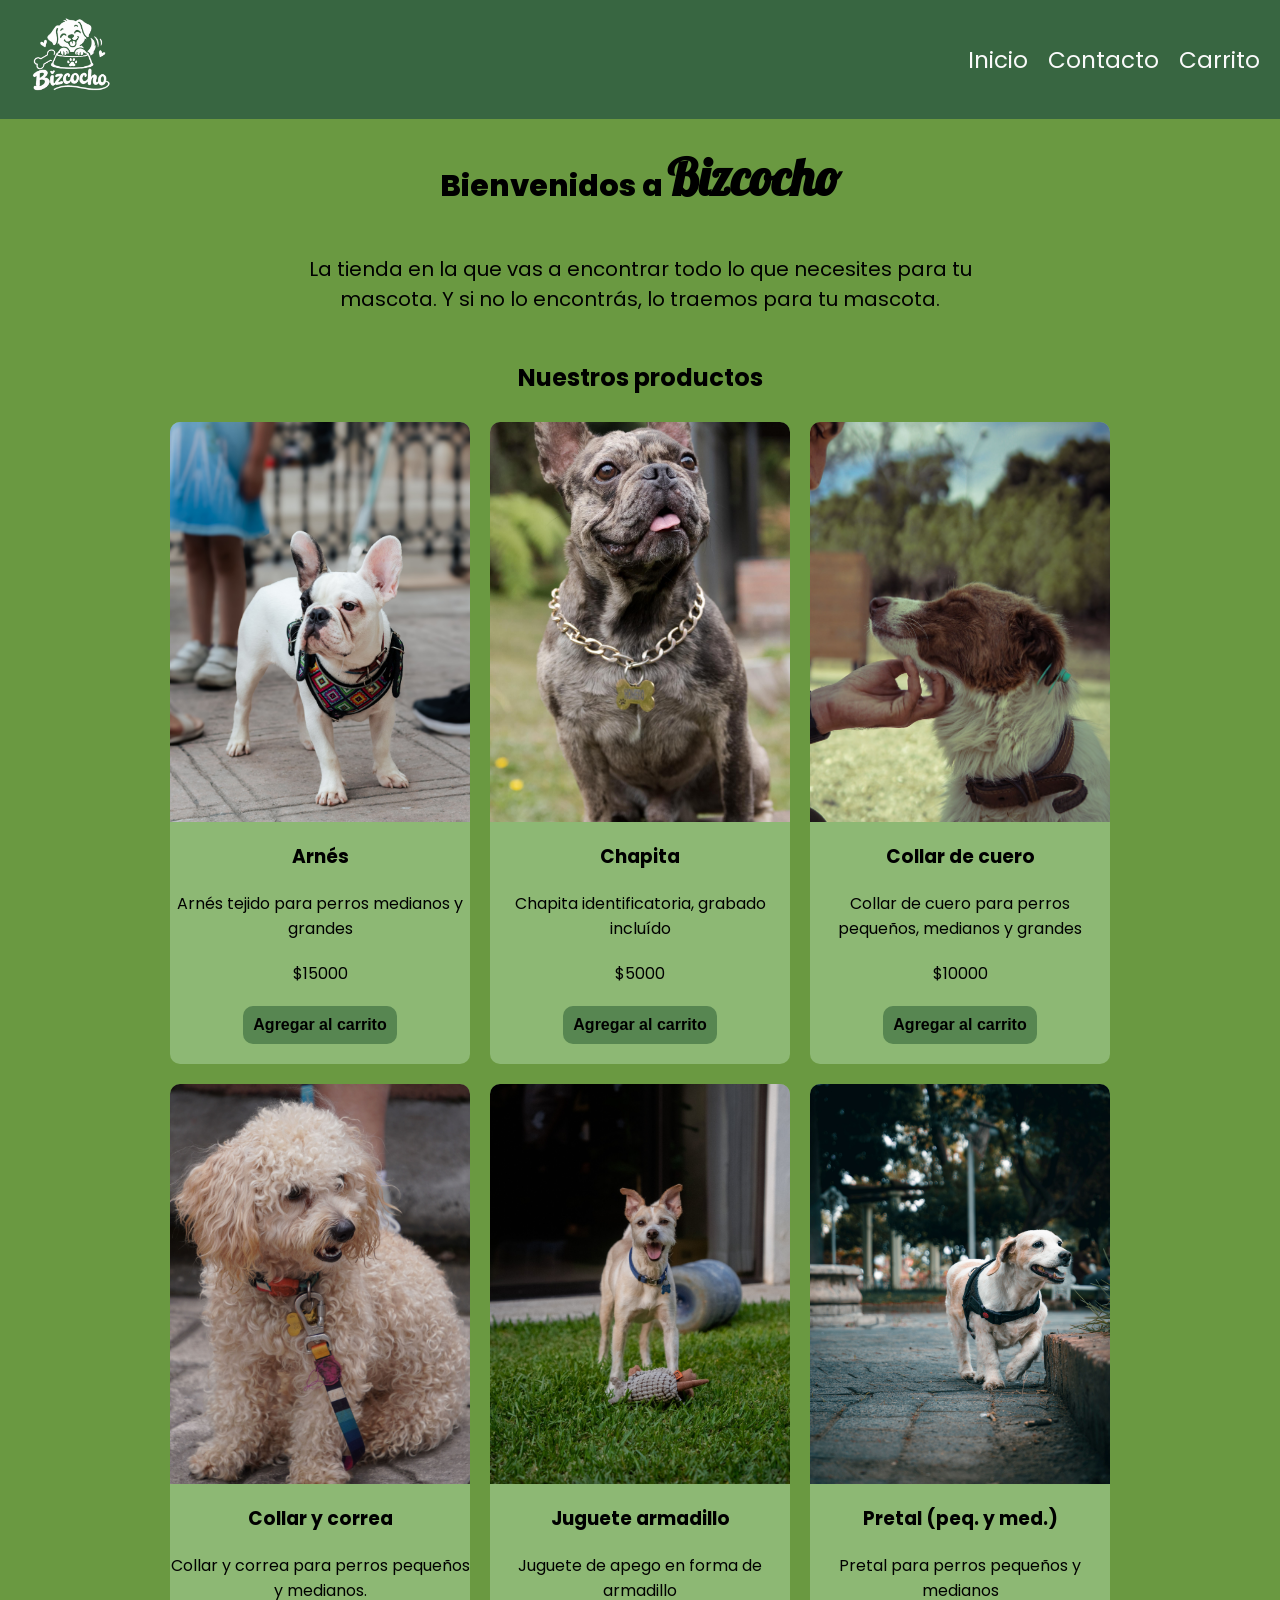
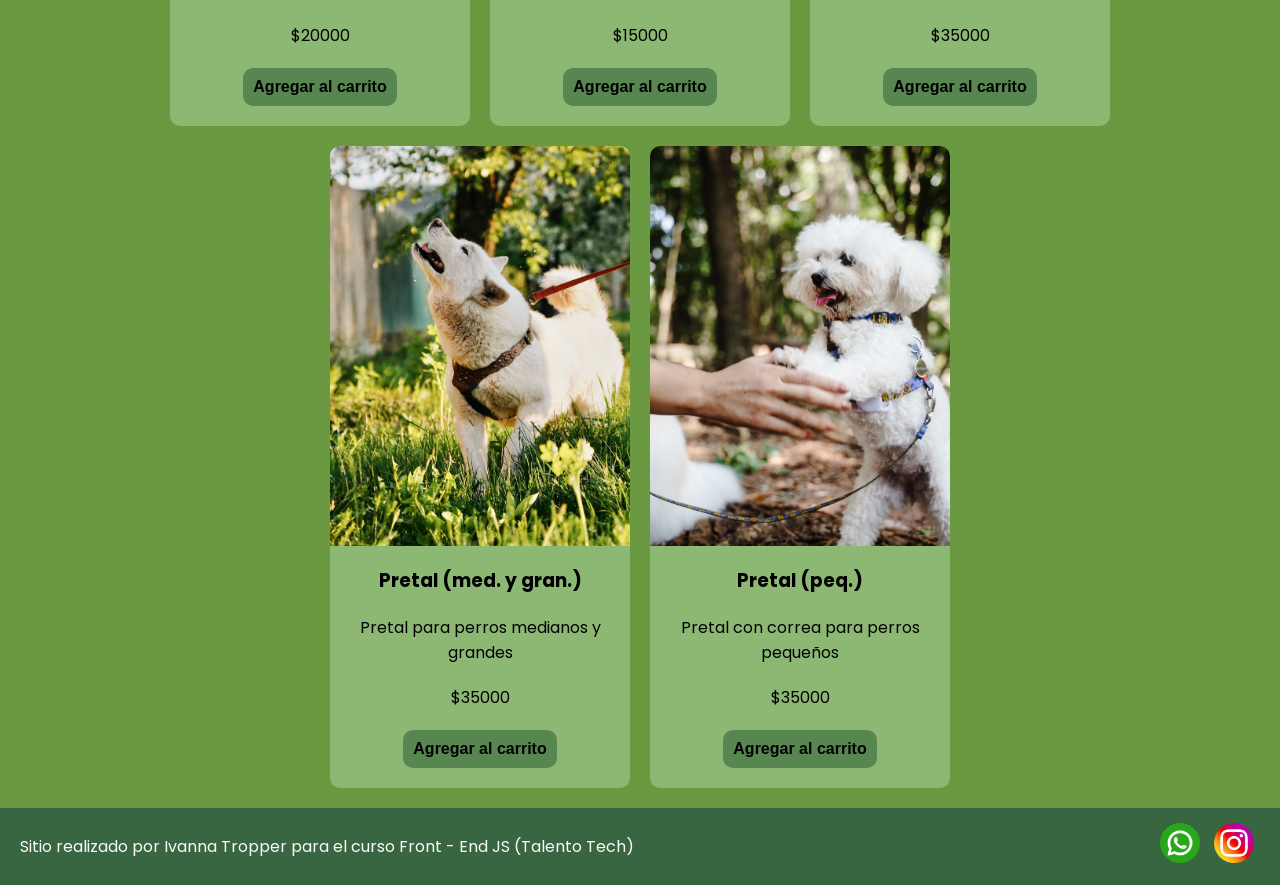
<file: index.html>
<!doctype html>
<html lang="en">
  <head>
    <meta charset="UTF-8" />
    <meta name="viewport" content="width=device-width, initial-scale=1.0" />

    <link rel="preconnect" href="https://fonts.googleapis.com" />
    <link rel="preconnect" href="https://fonts.gstatic.com" crossorigin />
    <link
      href="https://fonts.googleapis.com/css2?family=Lobster&family=Poppins:ital,wght@0,100;0,200;0,300;0,400;0,500;0,600;0,700;0,800;0,900;1,100;1,200;1,300;1,400;1,500;1,600;1,700;1,800;1,900&display=swap"
      rel="stylesheet"
    />
    <link rel="stylesheet" href="./css/styles.css" />
    <title>Pre-entrega: C26236-Tropper</title>
  </head>
  <body>
    <header>
      <div class="div-logo">
        <a class="logo" href="./index.html"
          ><img src="./img/bizcochosinfondo.png" alt="logo" width="90px"
        /></a>
      </div>
      <nav class="header-nav">
        <ul>
          <li><a href="./index.html">Inicio</a></li>
          <li><a href="./pages/contacto.html">Contacto</a></li>
          <li><a href="./pages/carrito.html">Carrito</a></li>
        </ul>
      </nav>
    </header>
    <main>
      <section class="inicio">
        <div>
          <ul class="ul-bienvenida">
            <li><h1>Bienvenidos a</h1></li>
            <li class="bienvenida">Bizcocho</li>
          </ul>
        </div>
        <p class="parrafo">
          La tienda en la que vas a encontrar todo lo que necesites para tu
          mascota. Y si no lo encontrás, lo traemos para tu mascota.
        </p>
      </section>

      <section>
        <h2 class="titulo-productos text-dark">Nuestros productos</h2>
        <div class="contenedor-tarjetas">
          <article class="card text-dark">
            <img src="./img/arnes.jpg" alt="imagen arnes" />
            <h3>Arnés</h3>
            <p>Arnés tejido para perros medianos y grandes</p>
            <p>$15000</p>
            <button class="btn bg-primary text-dark">Agregar al carrito</button>
          </article>

          <article class="card text-dark">
            <img src="./img/chapita.jpg" alt="imagen chapita" />
            <h3>Chapita</h3>
            <p>Chapita identificatoria, grabado incluído</p>
            <p>$5000</p>
            <button class="btn bg-primary text-dark">Agregar al carrito</button>
          </article>

          <article class="card text-dark">
            <img src="./img/collar.jpg" alt="imagen collar" />
            <h3>Collar de cuero</h3>
            <p class="texto-tarjetas">
              Collar de cuero para perros pequeños, medianos y grandes
            </p>
            <p>$10000</p>
            <button class="btn bg-primary text-dark">Agregar al carrito</button>
          </article>

          <article class="card text-dark">
            <img src="./img/collarycorrea.jpg" alt="imagen collarycorrea" />
            <h3>Collar y correa</h3>
            <p>Collar y correa para perros pequeños y medianos.</p>
            <p>$20000</p>
            <button class="btn bg-primary text-dark">Agregar al carrito</button>
          </article>

          <article class="card text-dark">
            <img src="./img/juguete1.jpg" alt="imagen juguete1" />
            <h3>Juguete armadillo</h3>
            <p>Juguete de apego en forma de armadillo</p>
            <p>$15000</p>
            <button class="btn bg-primary text-dark">Agregar al carrito</button>
          </article>

          <article class="card text-dark">
            <img src="./img/pretal.jpg" alt="imagen pretal" />
            <h3>Pretal (peq. y med.)</h3>
            <p>Pretal para perros pequeños y medianos</p>
            <p>$35000</p>
            <button class="btn bg-primary text-dark">Agregar al carrito</button>
          </article>

          <article class="card text-dark">
            <img src="./img/pretal2.jpg" alt="imagen pretal2" />
            <h3>Pretal (med. y gran.)</h3>
            <p>Pretal para perros medianos y grandes</p>
            <p>$35000</p>
            <button class="btn bg-primary text-dark">Agregar al carrito</button>
          </article>

          <article class="card text-dark">
            <img src="./img/pretalycorrea.jpg" alt="imagen pretalycorrea" />
            <h3>Pretal (peq.)</h3>
            <p>Pretal con correa para perros pequeños</p>
            <p>$35000</p>
            <button class="btn bg-primary text-dark">Agregar al carrito</button>
          </article>
        </div>
      </section>
    </main>

    <footer>
      <p>
        Sitio realizado por Ivanna Tropper para el curso Front - End JS (Talento
        Tech)
      </p>
      <nav class="footer-nav">
        <ul class="footer-list">
          <li>
            <img src="./img/whatsapp.png" alt="logo whatsapp" />
            <img src="./img/social.png" alt="logo instagram" />
          </li>
        </ul>
      </nav>
    </footer>
  </body>
</html>
</file>
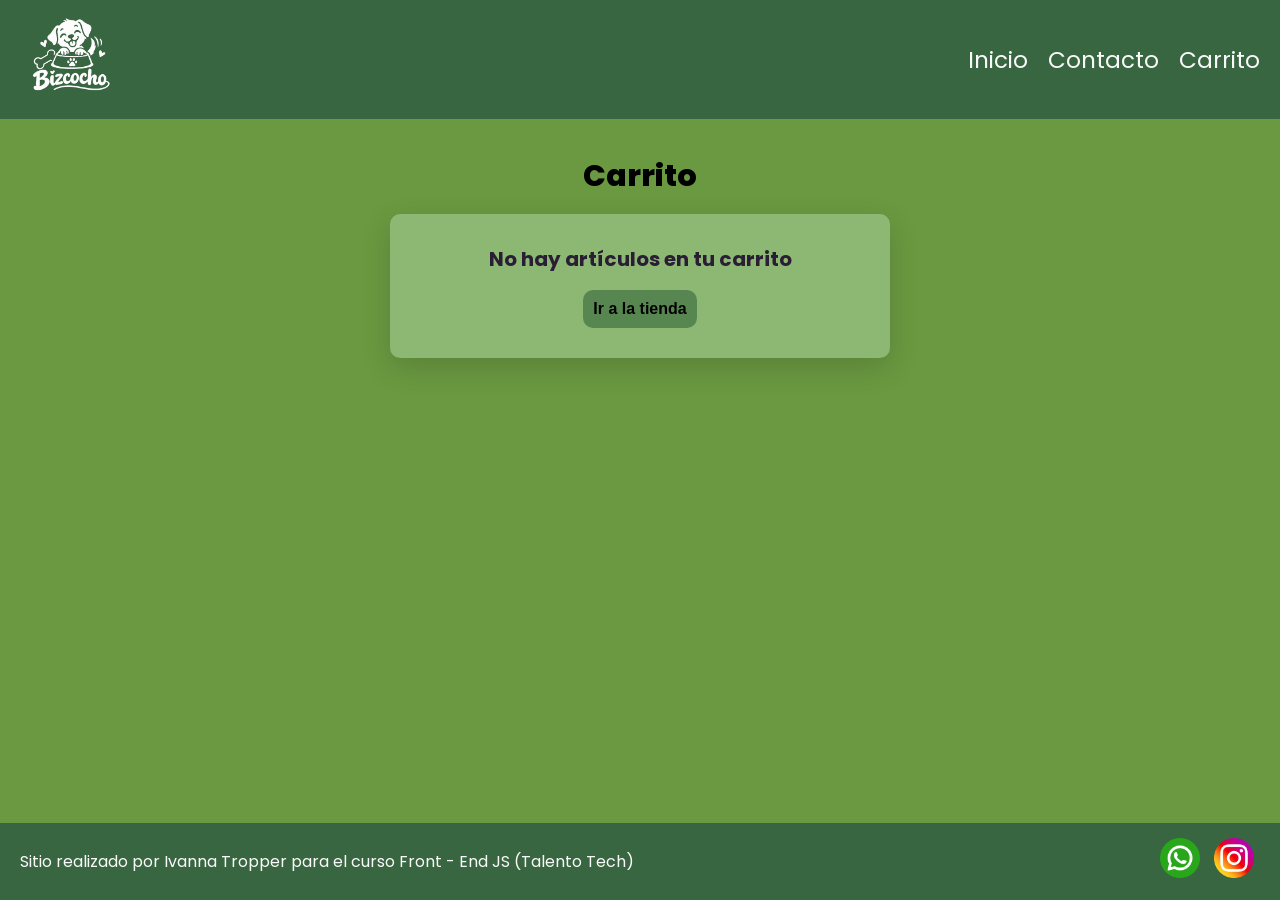
<file: pages/carrito.html>
<!doctype html>
<html lang="en">
  <head>
    <meta charset="UTF-8" />
    <meta name="viewport" content="width=device-width, initial-scale=1.0" />

    <link rel="preconnect" href="https://fonts.googleapis.com" />
    <link rel="preconnect" href="https://fonts.gstatic.com" crossorigin />
    <link
      href="https://fonts.googleapis.com/css2?family=Lobster&family=Poppins:ital,wght@0,100;0,200;0,300;0,400;0,500;0,600;0,700;0,800;0,900;1,100;1,200;1,300;1,400;1,500;1,600;1,700;1,800;1,900&display=swap"
      rel="stylesheet"
    />
    <link rel="stylesheet" href="../css/styles.css" />
    <title>Pre-entrega: C26236-Tropper</title>
  </head>
  <body>
    <header>
      <div class="div-logo">
        <a class="logo" href="../index.html"
          ><img src="../img/bizcochosinfondo.png" alt="logo" width="90px"
        /></a>
      </div>
      <nav class="header-nav">
        <ul>
          <li><a href="../index.html">Inicio</a></li>
          <li><a href="./contacto.html">Contacto</a></li>
          <li><a href="./carrito.html">Carrito</a></li>
        </ul>
      </nav>
    </header>
    <main>
      <section class="pages">
        <h1 class="titulo-pages text-dark">Carrito</h1>
        <div class="div-pages">
          <p class="p-carrito">No hay artículos en tu carrito</p>

          <button class="btn bg-primary">
            <a href="../index.html">Ir a la tienda</a>
          </button>
        </div>
      </section>
    </main>

    <footer>
      <p>
        Sitio realizado por Ivanna Tropper para el curso Front - End JS (Talento
        Tech)
      </p>
      <nav class="footer-nav">
        <ul class="footer-list">
          <li>
            <img src="../img/whatsapp.png" alt="logo whatsapp" />
            <img src="../img/social.png" alt="logo instagram" />
          </li>
        </ul>
      </nav>
    </footer>
  </body>
</html>
</file>
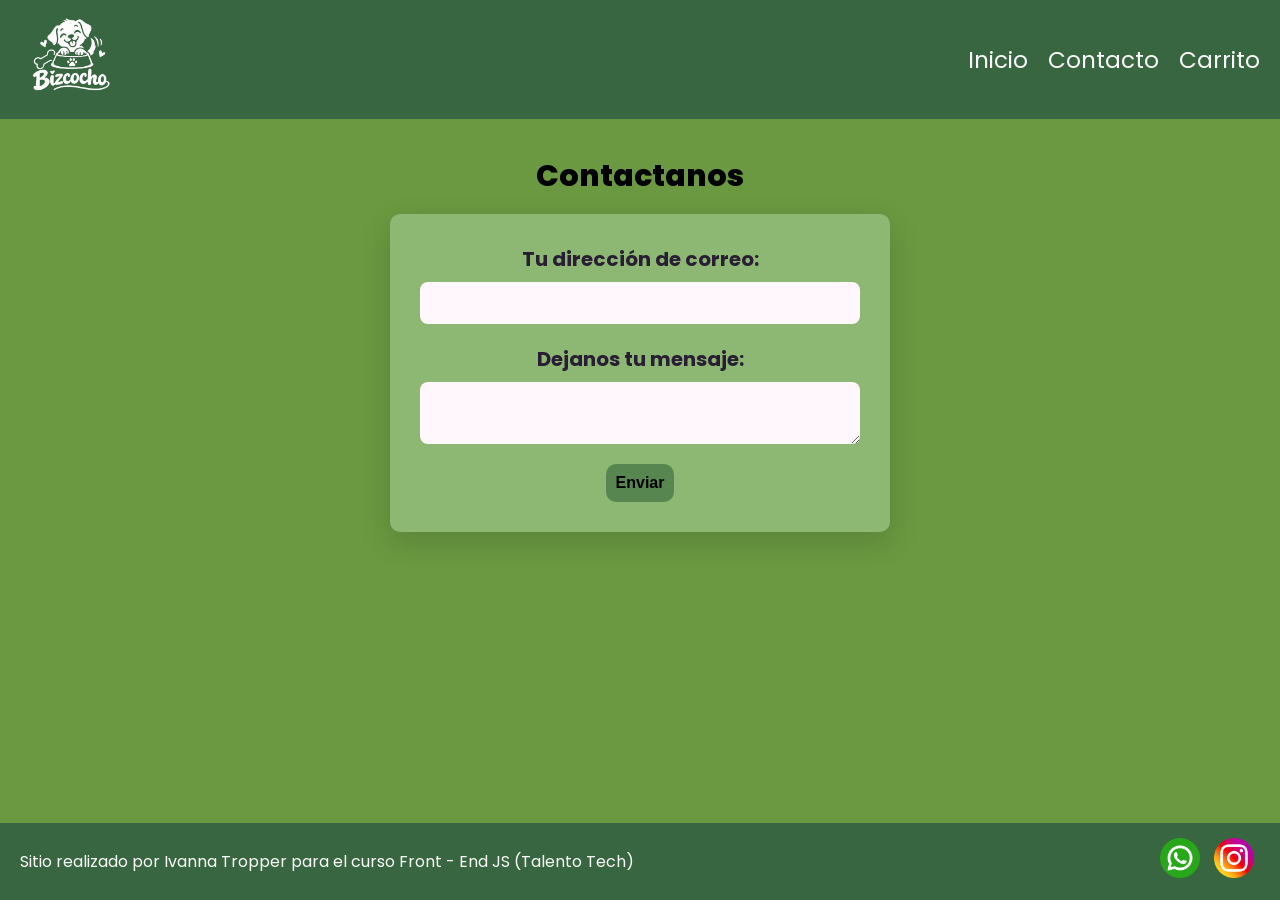
<file: pages/contacto.html>
<!doctype html>
<html lang="en">
  <head>
    <meta charset="UTF-8" />
    <meta name="viewport" content="width=device-width, initial-scale=1.0" />

    <link rel="preconnect" href="https://fonts.googleapis.com" />
    <link rel="preconnect" href="https://fonts.gstatic.com" crossorigin />
    <link
      href="https://fonts.googleapis.com/css2?family=Lobster&family=Poppins:ital,wght@0,100;0,200;0,300;0,400;0,500;0,600;0,700;0,800;0,900;1,100;1,200;1,300;1,400;1,500;1,600;1,700;1,800;1,900&display=swap"
      rel="stylesheet"
    />
    <link rel="stylesheet" href="../css/styles.css" />
    <title>Tienda Bizcocho: Contacto</title>
  </head>
  <body>
    <header>
      <div class="div-logo">
        <a class="logo" href="../index.html"
          ><img src="../img/bizcochosinfondo.png" alt="logo" width="90px"
        /></a>
      </div>
      <nav class="header-nav">
        <ul>
          <li><a href="../index.html">Inicio</a></li>
          <li><a href="./contacto.html">Contacto</a></li>
          <li><a href="./carrito.html">Carrito</a></li>
        </ul>
      </nav>
    </header>
    <main>
      <section class="pages">
        <h1 class="titulo-pages text-dark">Contactanos</h1>
        <form
          class="div-pages"
          action="https://formspree.io/f/xeaerbbw"
          method="post"
        >
          <div class="grupo-input">
            <label for="email">Tu dirección de correo:</label>
            <input id="email" type="email" name="email" />
          </div>
          <div class="grupo-input">
            <label for="mensaje">Dejanos tu mensaje:</label>
            <textarea name="mensaje" id="mensaje"></textarea>
          </div>
          <button class="btn bg-primary text-dark">Enviar</button>
        </form>
      </section>
    </main>
    <footer>
      <p>
        Sitio realizado por Ivanna Tropper para el curso Front - End JS (Talento
        Tech)
      </p>
      <nav class="footer-nav">
        <ul class="footer-list">
          <li>
            <img src="../img/whatsapp.png" alt="logo whatsapp" />
            <img src="../img/social.png" alt="logo instagram" />
          </li>
        </ul>
      </nav>
    </footer>
  </body>
</html>
</file>
<file: css/styles.css>
* {
  margin: 0;
  padding: 0;
  box-sizing: border-box;
}

html {
  font-size: 62.5%; /* Para que 1 rem = 10px */
}

body {
  font-family: "Poppins", sans-serif;
  font-size: 1.6rem;
  background: #6a9941;
  color: #000000;

  display: flex;
  flex-direction: column;
  min-height: 100vh;
  text-align: center;
}

main {
  width: 80%;
  margin: auto;
  padding: 2rem;

  flex: 1;

  display: flex;
  flex-direction: column;
  align-items: center;
}

h1 {
  font-size: 3rem;
  font-weight: 800;
  line-height: 1.15;
  margin: 3rem 0;
}

h2 {
  color: #fff7fb;
  font-size: 2.4rem;
  font-weight: 700;
  line-height: 1.2;
  text-align: center;
  margin: 3rem 0;
}

.btn {
  border: none;
  font-size: 1.6rem;
  font-weight: bold;
  padding: 1rem;
  border-radius: 1rem;
}

header,
footer {
  background: #386641;
  color: #fafafa;
  width: 100%;
  padding: 1rem 2rem;

  display: grid;
}

header {
  grid-template-columns: 100px 1fr 300px;
}

.div-logo {
  font-weight: bold;
  grid-template-columns: 1 / 2;
}
.header-nav {
  grid-column: 3 / 4;
  display: flex;
  justify-content: end;
  align-items: center;
}

.logo,
.header-nav a {
  text-decoration: none;
  font-size: 2.3rem;
  color: inherit;
  display: inline-block;
}

.header-nav ul,
footer .footer-list {
  list-style: none;
  display: flex;
  gap: 2rem;
}

footer {
  grid-template-columns: 100px 1fr 150px;
}

footer p {
  grid-column: 1 / 3;
  display: flex;
  justify-content: flex-start;
  align-items: center;
}

.footer-nav {
  grid-column: 3 / 4;
}

.footer-list li {
  padding-left: 45px;
}

.footer-list img {
  width: 5rem;
  padding: 0.5rem;
}

.btn a {
  text-decoration: none;
  color: inherit;
}

/*---------------------------------------------------------------------------------------------------------*/
/*          COLORES          Corroborar accesibilidad                                                      */
/*---------------------------------------------------------------------------------------------------------*/

.bg-primary {
  background-color: #578651;
}

.text-light {
  color: #808080;
}

.text-dark {
  color: #000000;
}

.text-secondary {
  color: #fafafa;
}

/*---------------------------------------------------------------------------------------------------------*/
/*          HOME                                                                                           */
/*---------------------------------------------------------------------------------------------------------*/
.inicio {
  display: flex;
  flex-direction: column;
  justify-content: center;
  align-items: center;
  flex-wrap: wrap;
}

.ul-bienvenida li {
  font-size: 5rem;
  display: inline-block;
}

.bienvenida {
  font-family: "Lobster", sans-serif;
  font-weight: 600;
  font-style: normal;
}

.parrafo {
  width: 80%;
  text-align: center;
  font-size: 2rem;
  padding: 2rem 3rem;
}

.contenedor-tarjetas {
  display: flex;
  justify-content: center;
  gap: 2rem;

  flex-wrap: wrap;
}

.card {
  background-color: #8db874;
  width: 30rem;
  border-radius: 1rem;
  overflow: hidden;

  display: flex;
  flex-direction: column;
  align-items: center;
  gap: 2rem;
  padding-bottom: 2rem;
}

.card img {
  width: 100%;
  height: 40rem;
  object-fit: cover;
}

/*---------------------------------------------------------------------------------------------------------*/
/*         PAGES                                                                                           */
/*---------------------------------------------------------------------------------------------------------*/
.pages {
  width: 100%;
  display: flex;
  flex-direction: column;
  align-items: center;
}

.titulo-pages {
  margin: 2rem 0;
}

.div-pages {
  background-color: #8db874;
  color: #2a1e35;
  font-weight: bold;
  width: 100%;
  max-width: 50rem;

  font-size: 2rem;
  padding: 3rem;
  border-radius: 1rem;
  gap: 2rem;

  box-shadow: 0 10px 30px rgba(0, 0, 0, 0.15);
}
.card {
  background-color: #8db874;
  width: 30rem;
  border-radius: 1rem;
  overflow: hidden;

  display: flex;
  flex-direction: column;
  align-items: center;
  gap: 2rem;
  padding-bottom: 2rem;
}

/*---------------------------------------------------------------------------------------------------------*/
/*         CONTACTO                                                                                        */
/*---------------------------------------------------------------------------------------------------------*/

.grupo-input {
  display: flex;
  flex-direction: column;
  gap: 0.8rem;
  margin-bottom: 2rem;
}

.grupo-input input,
.grupo-input textarea {
  width: 100%;
  padding: 1.2rem;
  font-size: 1.6rem;

  color: #2a1e35;
  background-color: #fff7fb;

  border: 2px;
  border-radius: 0.8rem;

  outline: none;
}

.grupo-input textarea {
  min-height: 10 rem;
  resize: vertical;
}

/*---------------------------------------------------------------------------------------------------------*/
/*         Carrito                                                                                    */
/*---------------------------------------------------------------------------------------------------------*/
.p-carrito {
  padding-bottom: 1.6rem;
}

/*---------------------------------------------------------------------------------------------------------*/
/*          RESPONSIVE                                                                                     */
/*---------------------------------------------------------------------------------------------------------*/
/* Celulares */
@media (max-width: 440px) {
  /* Header y footer */
  nav ul {
    flex-direction: column;
    align-items: center;
    justify-content: center;
  }

  nav .header-nav {
    gap: 0;
  }

  /* logo
  /* header y footer*/
  header,
  footer {
    grid-template-columns: 1fr 1fr;
  }

  .div-logo {
    display: flex;
    align-items: center;
  }
}

/* No pude hacer que los íconos se pusieran en columna... =( */
</file>
